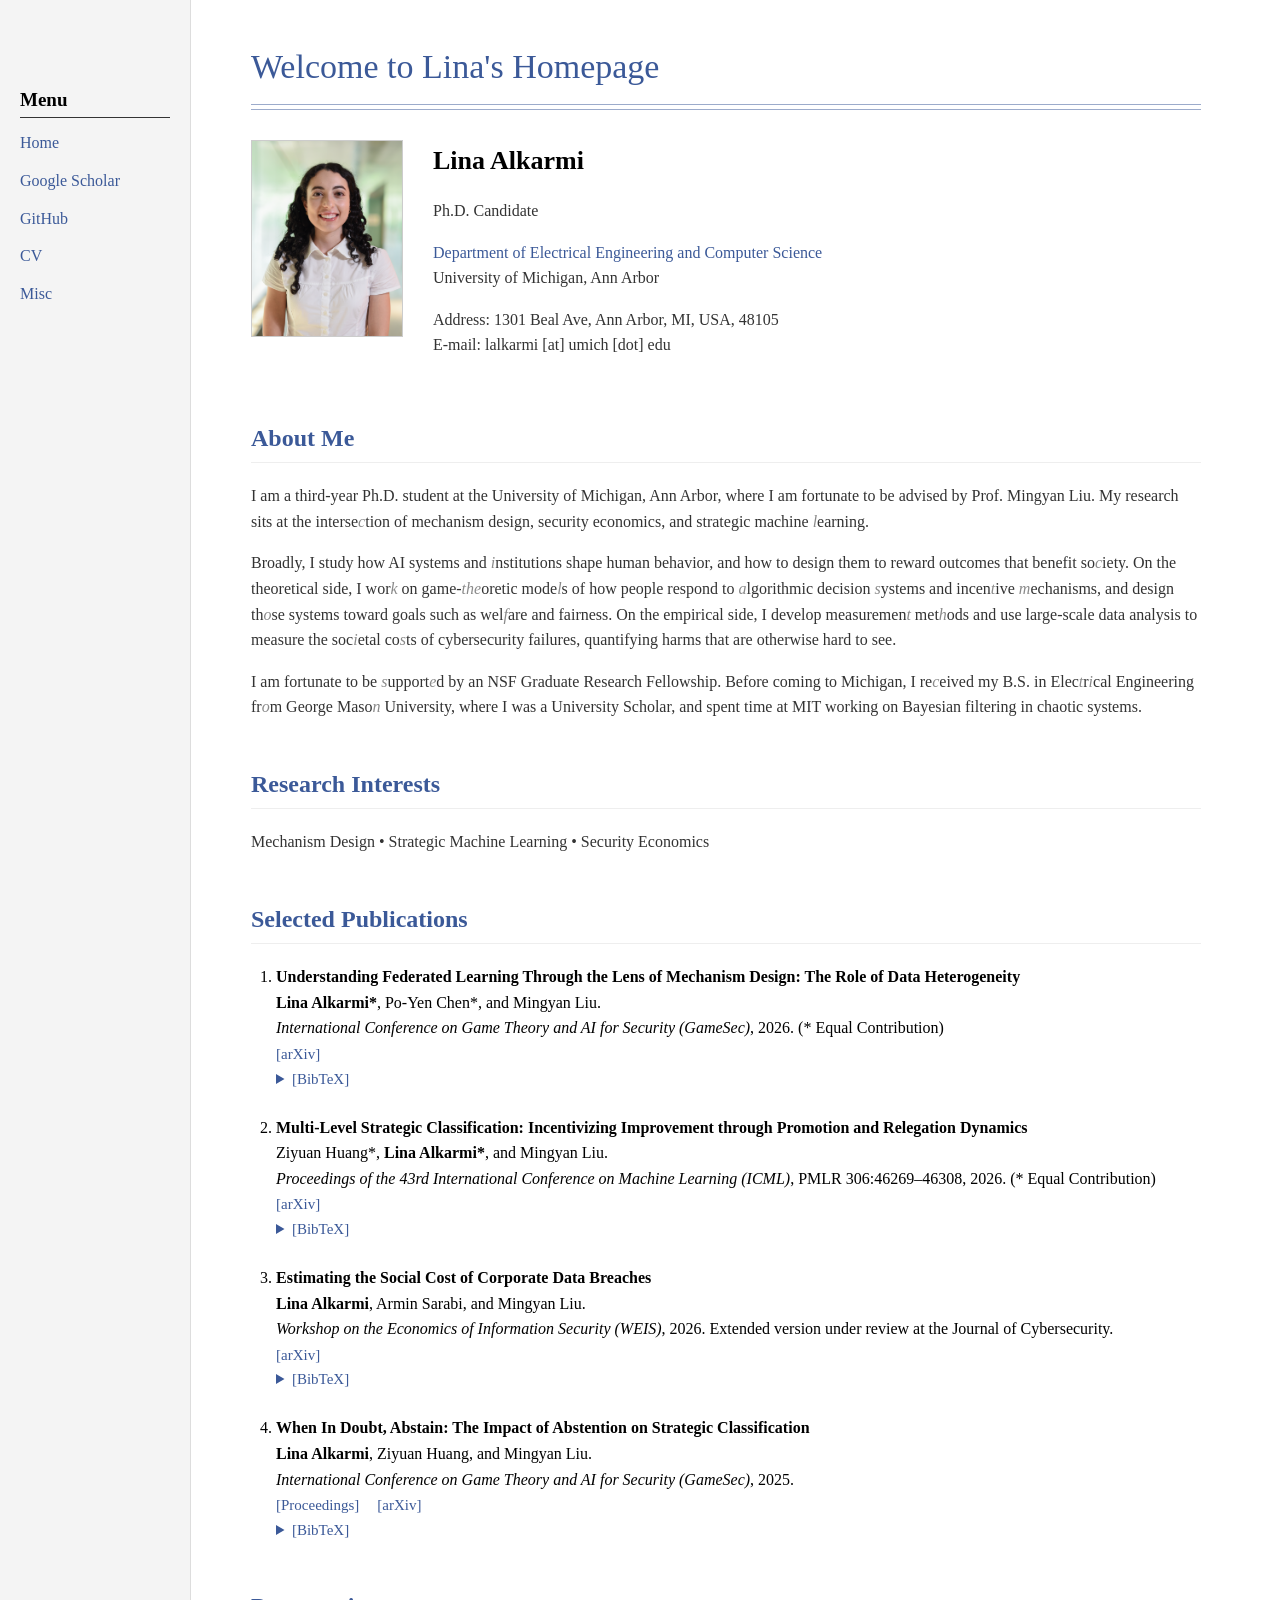
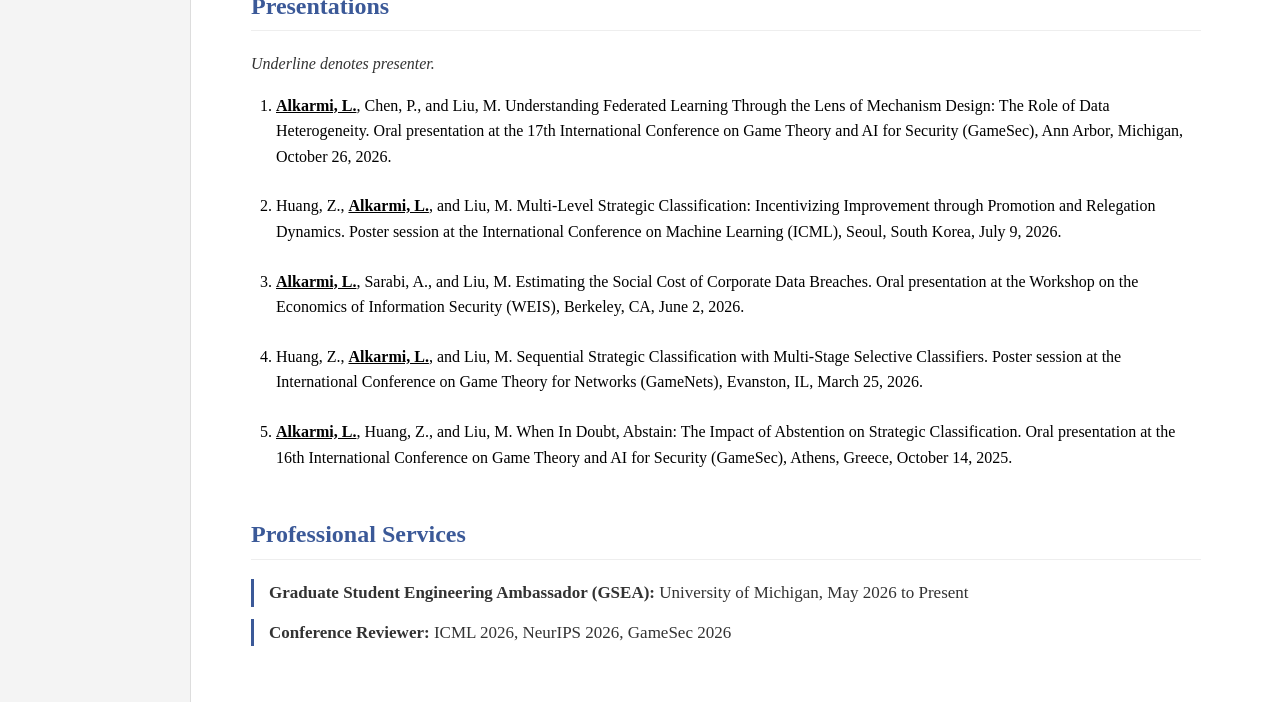
<file: index.html>
<!DOCTYPE html>
<html lang="en">
<head>
    <meta charset="UTF-8">
    <meta name="viewport" content="width=device-width, initial-scale=1.0">
    <title>Lina Alkarmi | University of Michigan</title>
    <link rel="stylesheet" href="style.css">
    <meta name="google-site-verification" content="Kalnu0oC1kG3c0SMWqp9H-J-grTBDeCTrhQlb02uFpQ" />
</head>
<body>

    <div class="page-wrapper">
        <nav class="sidebar">
            <h2 class="menu-title">Menu</h2>
            <ul class="nav-links">
                <li><a href="index.html" class="active">Home</a></li>
                <li><a href="https://scholar.google.com/citations?user=YTAl2IYAAAAJ&hl=en">Google Scholar</a></li>
                <li><a href="https://github.com/alkarmilina">GitHub</a></li>
                <li><a href="cv/Lina_CV_online.pdf" target="_blank">CV</a></li>
                <li><a href="misc.html">Misc</a></li>
            </ul>
        </nav>

        <main class="main-content">
            <h1 class="welcome-header">Welcome to Lina's Homepage</h1>
            <div class="double-separator"></div>
            
            <header class="header-container">
                <img src="pics/profile2.jpg" alt="Lina Alkarmi" class="profile-img">
                
                <div class="header-text">
                    <h1 class="name-title">Lina Alkarmi</h1>
                    <p class="position">Ph.D. Candidate</p>
                    <p class="affiliation">
                        <a href="https://eecs.engin.umich.edu/" target="_blank" style="color: #3b5998; text-decoration: none;">Department of Electrical Engineering and Computer Science</a><br>
                        University of Michigan, Ann Arbor
                    </p>
                    <p class="contact-info">
                        Address: 1301 Beal Ave, Ann Arbor, MI, USA, 48105<br>
                        E-mail: lalkarmi [at] umich [dot] edu
                    </p>
                </div>
            </header>

            <section class="about-me">
                <h2>About Me</h2>
                <p>
                    I am a third-year Ph.D. student at the University of Michigan, Ann Arbor, where I am fortunate to be advised by Prof. Mingyan Liu. My research sits at the interse<span class="hint-letter">c</span>tion of mechanism design, security economics, and strategic machine <span class="hint-letter">l</span>earning.
                </p>
                <p>
                    Broadly, I study how AI systems and <span class="hint-letter">i</span>nstitutions shape human behavior, and how to design them to reward outcomes that benefit so<span class="hint-letter">c</span>iety. On the theoretical side, I wor<span class="hint-letter">k</span> on game-<span class="hint-letter">t</span><span class="hint-letter">h</span><span class="hint-letter">e</span>oretic mode<span class="hint-letter">l</span>s of how people respond to <span class="hint-letter">a</span>lgorithmic decision <span class="hint-letter">s</span>ystems and incen<span class="hint-letter">t</span>ive <span class="hint-letter">m</span>echanisms, and design th<span class="hint-letter">o</span>se systems toward goals such as wel<span class="hint-letter">f</span>are and fairness. On the empirical side, I develop measuremen<span class="hint-letter">t</span> met<span class="hint-letter">h</span>ods and use large-scale data analysis to measure the soc<span class="hint-letter">i</span>etal co<span class="hint-letter">s</span>ts of cybersecurity failures, quantifying harms that are otherwise hard to see.
                </p>
                <p>
                    I am fortunate to be <span class="hint-letter">s</span>upport<span class="hint-letter">e</span>d by an NSF Graduate Research Fellowship. Before coming to Michigan, I re<span class="hint-letter">c</span>eived my B.S. in Elec<span class="hint-letter">t</span>r<span class="hint-letter">i</span>cal Engineering fr<span class="hint-letter">o</span>m George Maso<span class="hint-letter">n</span> University, where I was a University Scholar, and spent time at MIT working on Bayesian filtering in chaotic syste<a href="secret.html" class="secret-link">m</a>s.
                </p>
            </section>

            <section class="research-interests">
                <h2>Research Interests</h2>
                <p>Mechanism Design &bull; Strategic Machine Learning &bull; Security Economics</p>
            </section>

            <section class="publications">
                <h2>Selected Publications</h2>
                
                <div class="pub-category">
                    <ol class="pub-list">

                        <li>
                            <span class="pub-title">Understanding Federated Learning Through the Lens of Mechanism Design: The Role of Data Heterogeneity</span>
                            <br>
                            <strong>Lina Alkarmi*</strong>, Po-Yen Chen*, and Mingyan Liu.
                            <br>
                            <em>International Conference on Game Theory and AI for Security (GameSec)</em>, 2026. (* Equal Contribution)
                            <div class="pub-links">
                                <a href="https://arxiv.org/abs/2608.00364" target="_blank">[arXiv]</a>
                                <details class="bibtex-details">
                                    <summary>[BibTeX]</summary>
                                    <pre>
@misc{alkarmi2026understandingfederatedlearninglens,
  title={Understanding Federated Learning Through the Lens of Mechanism Design: The Role of Data Heterogeneity},
  author={Lina Alkarmi and Po-Yen Chen and Mingyan Liu},
  year={2026},
  eprint={2608.00364},
  archivePrefix={arXiv},
  primaryClass={cs.GT},
  url={https://arxiv.org/abs/2608.00364}
}</pre>
                                </details>
                            </div>
                        </li>

                        <li>
                            <span class="pub-title">Multi-Level Strategic Classification: Incentivizing Improvement through Promotion and Relegation Dynamics</span>
                            <br>
                            Ziyuan Huang*, <strong>Lina Alkarmi*</strong>, and Mingyan Liu.
                            <br>
                            <em>Proceedings of the 43rd International Conference on Machine Learning (ICML)</em>, PMLR 306:46269&ndash;46308, 2026. (* Equal Contribution)
                            <div class="pub-links">
                                <a href="https://arxiv.org/abs/2602.11439" target="_blank">[arXiv]</a>
                                <details class="bibtex-details">
                                    <summary>[BibTeX]</summary>
                                    <pre>
@article{huang2026multilevel,
  title={Multi-Level Strategic Classification: Incentivizing Improvement through Promotion and Relegation Dynamics},
  author={Huang, Ziyuan and Alkarmi, Lina and Liu, Mingyan},
  journal={arXiv preprint arXiv:2602.11439},
  note={Appeared at ICML 2026},
  year={2026}
}</pre>
                                </details>
                            </div>
                        </li>
            
                        <li>
                            <span class="pub-title">Estimating the Social Cost of Corporate Data Breaches</span>
                            <br>
                            <strong>Lina Alkarmi</strong>, Armin Sarabi, and Mingyan Liu.
                            <br>
                            <em>Workshop on the Economics of Information Security (WEIS)</em>, 2026. Extended version under review at the Journal of Cybersecurity.
                            <div class="pub-links">
                                <a href="https://arxiv.org/abs/2603.21270" target="_blank">[arXiv]</a>
                                <details class="bibtex-details">
                                    <summary>[BibTeX]</summary>
                                    <pre>
@article{alkarmi2026estimating,
  title={Estimating the Social Cost of Corporate Data Breaches},
  author={Alkarmi, Lina and Sarabi, Armin and Liu, Mingyan},
  journal={arXiv preprint arXiv:2603.21270},
  note={Appeared at WEIS 2026},
  year={2026}
}</pre>
                                </details>
                            </div>
                        </li>
            
                        <li>
                            <span class="pub-title">When In Doubt, Abstain: The Impact of Abstention on Strategic Classification</span>
                            <br>
                            <strong>Lina Alkarmi</strong>, Ziyuan Huang, and Mingyan Liu.
                            <br>
                            <em>International Conference on Game Theory and AI for Security (GameSec)</em>, 2025.
                            <div class="pub-links">
                                <a href="http://dx.doi.org/10.1007/978-3-032-08067-7_7" target="_blank">[Proceedings]</a>
                                <a href="https://arxiv.org/abs/2510.13327" target="_blank">[arXiv]</a>
                                <details class="bibtex-details">
                                    <summary>[BibTeX]</summary>
                                    <pre>
@inproceedings{alkarmi2025abstain,
  title={When In Doubt, Abstain: The Impact of Abstention on Strategic Classification},
  author={Alkarmi, Lina and Huang, Ziyuan and Liu, Mingyan},
  booktitle={International Conference on Game Theory and AI for Security (GameSec)},
  pages={124--144},
  year={2025}
}</pre>
                                </details>
                            </div>
                        </li>

                    </ol>
                </div>
            </section>

            <section class="presentations">
                <h2>Presentations</h2>
                <p class="pub-note"><em>Underline denotes presenter.</em></p>
                <ol class="pub-list">

                    <li>
                        <u><strong>Alkarmi, L.</strong></u>, Chen, P., and Liu, M. Understanding Federated Learning Through the Lens of Mechanism Design: The Role of Data Heterogeneity. Oral presentation at the 17th International Conference on Game Theory and AI for Security (GameSec), Ann Arbor, Michigan, October 26, 2026.
                    </li>

                    <li>
                        Huang, Z., <u><strong>Alkarmi, L.</strong></u>, and Liu, M. Multi-Level Strategic Classification: Incentivizing Improvement through Promotion and Relegation Dynamics. Poster session at the International Conference on Machine Learning (ICML), Seoul, South Korea, July 9, 2026.
                    </li>

                    <li>
                        <u><strong>Alkarmi, L.</strong></u>, Sarabi, A., and Liu, M. Estimating the Social Cost of Corporate Data Breaches. Oral presentation at the Workshop on the Economics of Information Security (WEIS), Berkeley, CA, June 2, 2026.
                    </li>

                    <li>
                        Huang, Z., <u><strong>Alkarmi, L.</strong></u>, and Liu, M. Sequential Strategic Classification with Multi-Stage Selective Classifiers. Poster session at the International Conference on Game Theory for Networks (GameNets), Evanston, IL, March 25, 2026.
                    </li>

                    <li>
                        <u><strong>Alkarmi, L.</strong></u>, Huang, Z., and Liu, M. When In Doubt, Abstain: The Impact of Abstention on Strategic Classification. Oral presentation at the 16th International Conference on Game Theory and AI for Security (GameSec), Athens, Greece, October 14, 2025.
                    </li>

                </ol>
            </section>

            <section class="service">
                <h2>Professional Services</h2>
                <ul class="service-list">
                    <li><strong>Graduate Student Engineering Ambassador (GSEA):</strong> University of Michigan, May 2026 to Present</li>
                    <li><strong>Conference Reviewer:</strong> ICML 2026, NeurIPS 2026, GameSec 2026</li>
                </ul>
            </section>

        </main>
    </div>

</body>
</html>
</file>
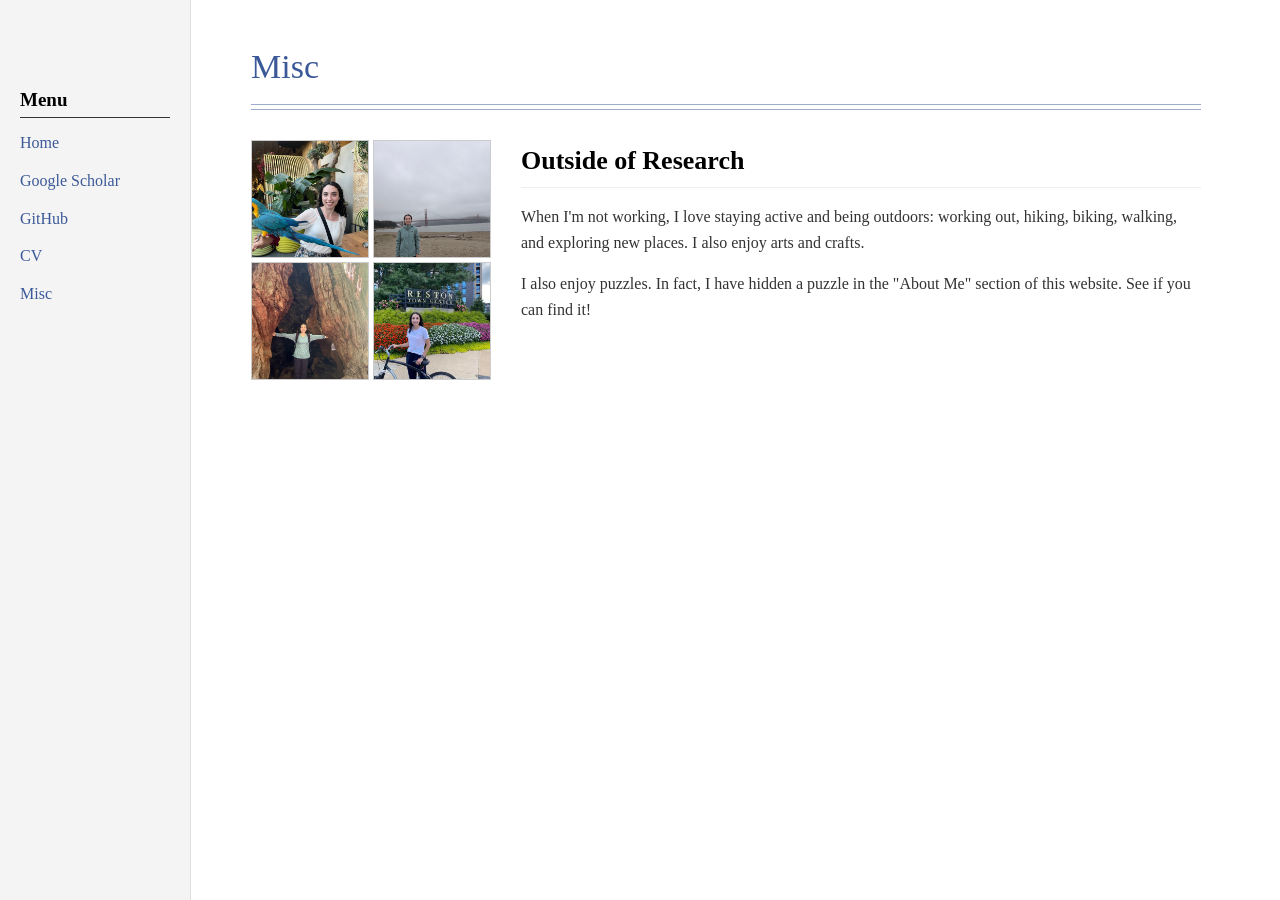
<file: misc.html>
<!DOCTYPE html>
<html lang="en">
<head>
    <meta charset="UTF-8">
    <meta name="viewport" content="width=device-width, initial-scale=1.0">
    <title>Misc | Lina Alkarmi</title>
    <link rel="stylesheet" href="style.css">
</head>
<body>

    <div class="page-wrapper">
        <nav class="sidebar">
            <h2 class="menu-title">Menu</h2>
            <ul class="nav-links">
                <li><a href="index.html">Home</a></li>
                <li><a href="https://scholar.google.com/citations?user=YTAl2IYAAAAJ&hl=en">Google Scholar</a></li>
                <li><a href="https://github.com/alkarmilina">GitHub</a></li>
                <li><a href="cv/Lina_CV_online.pdf" target="_blank">CV</a></li>
                <li><a href="misc.html" class="active">Misc</a></li>
            </ul>
        </nav>

        <main class="main-content">
            <h1 class="welcome-header">Misc</h1>
            <div class="double-separator"></div>

            <header class="header-container">
                <div class="photo-grid">
                    <img src="pics/hobby1.jpg" alt="Lina with a parrot">
                    <img src="pics/hobby2.jpg" alt="Lina at the Golden Gate Bridge">
                    <img src="pics/hobby3.jpg" alt="Lina hiking among redwoods">
                    <img src="pics/hobby4.jpg" alt="Lina with her bike">
                </div>

                <div class="header-text">
                    <h2 class="name-title">Outside of Research</h2>
                    <p>
                        When I'm not working, I love staying active and being outdoors: working out, hiking, biking, walking, and exploring new places. I also enjoy arts and crafts.
                    </p>
                    <p>
                        I also enjoy puzzles. In fact, I have hidden a puzzle in the "About Me" section of this website. See if you can find it!
                    </p>
                </div>
            </header>

        </main>
    </div>

</body>
</html>
</file>
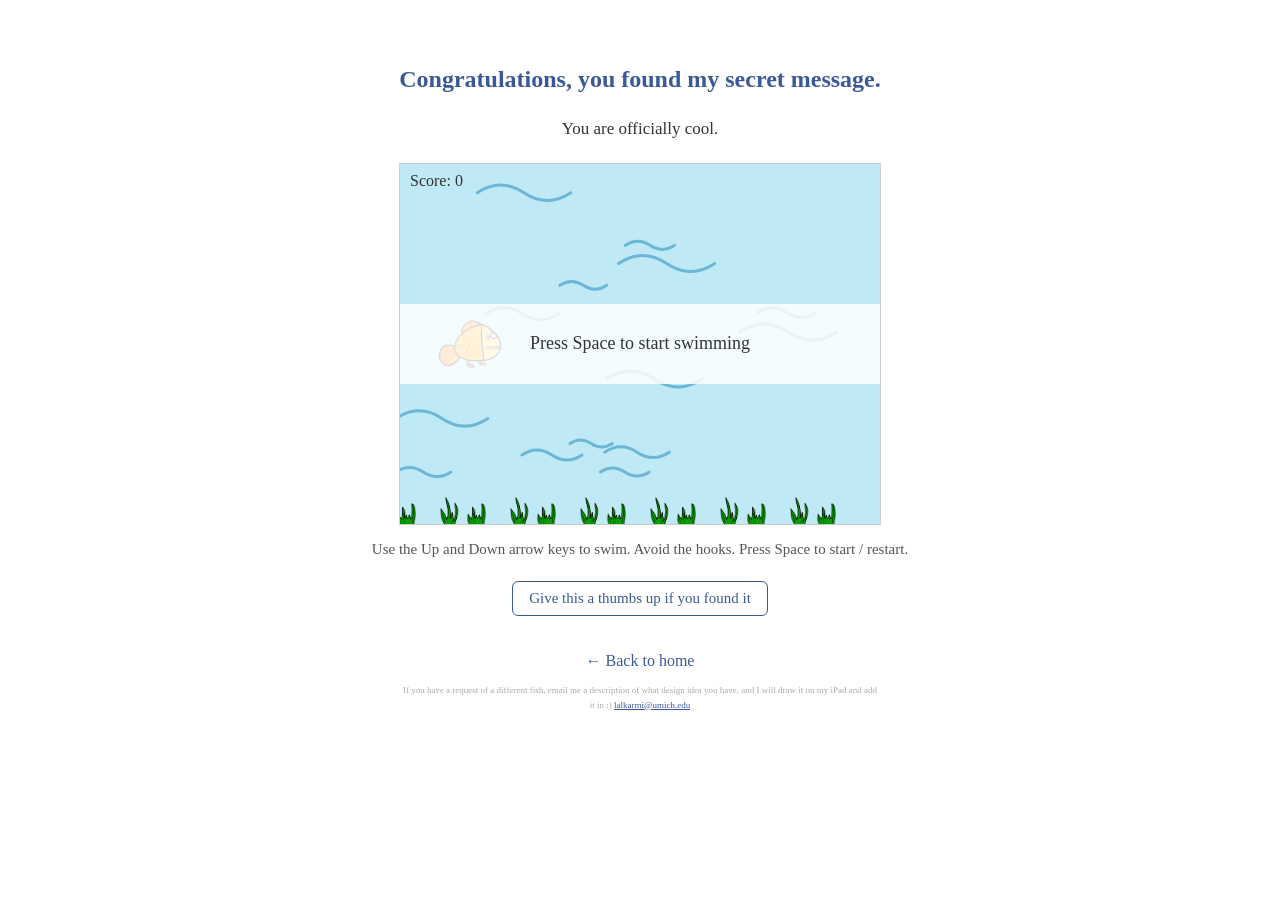
<file: secret.html>
<!DOCTYPE html>
<html lang="en">
<head>
<meta charset="UTF-8">
<meta name="viewport" content="width=device-width, initial-scale=1.0">
<title>Secret Found | Lina Alkarmi</title>
<link rel="stylesheet" href="style.css">
<style>
    .secret-wrap {
        max-width: 700px;
        margin: 60px auto;
        text-align: center;
        padding: 0 20px;
    }
    .secret-wrap h1 {
        color: #3b5998;
        font-size: clamp(15px, 3.3vw, 24px);
        white-space: nowrap;
        margin-bottom: 8px;
    }
    @media (max-width: 480px) {
        .secret-wrap h1 {
            white-space: normal;
            font-size: 22px;
        }
    }
    .secret-wrap p {
        font-size: 17px;
        margin-bottom: 20px;
    }
    #gameCanvas {
        background: #bfe9f5;
        border: 1px solid #ccc;
        display: block;
        margin: 0 auto;
        width: 480px;
        height: 360px;
        max-width: 100%;
    }
    .game-info {
        margin-top: 12px;
        font-size: 15px;
        color: #555;
    }
    .back-link {
        display: inline-block;
        margin-top: 24px;
        color: #3b5998;
        text-decoration: none;
    }
    .back-link:hover {
        text-decoration: underline;
    }
    .secret-wrap p.fish-note {
        margin-top: 10px;
        font-size: 9px;
        color: #aaa;
        max-width: 480px;
        margin-left: auto;
        margin-right: auto;
    }
    .fish-note a {
        color: #3b5998;
    }
    .found-it {
        margin-top: 20px;
    }
    .found-it button {
        font-family: "Georgia", "Times New Roman", Times, serif;
        font-size: 15px;
        padding: 8px 16px;
        border: 1px solid #3b5998;
        background: #fff;
        color: #3b5998;
        border-radius: 6px;
        cursor: pointer;
    }
    .found-it button:hover {
        background: #eef1f8;
    }
    .found-it button:disabled {
        cursor: default;
        opacity: 0.6;
    }
    .found-it-count {
        margin-top: 8px;
        font-size: 14px;
        color: #555;
    }
</style>
</head>
<body>
    <div class="secret-wrap">
        <h1>Congratulations, you found my secret message.</h1>
        <p>You are officially cool.</p>

        <canvas id="gameCanvas" width="480" height="360"></canvas>
        <div class="game-info">Use the Up and Down arrow keys to swim. Avoid the hooks. Press Space to start / restart.</div>

        <div class="found-it">
            <button id="foundItBtn">Give this a thumbs up if you found it</button>
            <div class="found-it-count" id="foundItCount"></div>
        </div>

        <a href="index.html" class="back-link">&larr; Back to home</a>

        <p class="fish-note">If you have a request of a different fish, email me a description of what design idea you have, and I will draw it on my iPad and add it in :) <a href="mailto:lalkarmi@umich.edu">lalkarmi@umich.edu</a></p>
    </div>

<script>
(function() {
    var canvas = document.getElementById('gameCanvas');
    var ctx = canvas.getContext('2d');
    var W = 480, H = 360;
    var dpr = window.devicePixelRatio || 1;
    canvas.width = W * dpr;
    canvas.height = H * dpr;
    ctx.scale(dpr, dpr);
    ctx.imageSmoothingEnabled = true;
    ctx.imageSmoothingQuality = 'high';

    var fish = { x: 70, y: H / 2, w: 64, h: 49, speed: 3.2 };
    var moveUp = false, moveDown = false;
    var hooks = [];
    var mines = [];
    var frame = 0;
    var score = 0;
    var running = false;
    var gameOver = false;
    var baseSpawnGap = 130;
    var minSpawnGap = 60;
    var baseSpeed = 2.4;
    var maxSpeed = 6;
    var hookCapW = 34;
    var hookLineW = 3;

    var fishImg = new Image();
    var hookImg = new Image();
    var seaweedImg = new Image();
    var imagesLoaded = 0;
    var imagesReady = false;
    function onImgLoad() {
        imagesLoaded++;
        if (imagesLoaded === 3) imagesReady = true;
    }
    fishImg.onload = onImgLoad;
    hookImg.onload = onImgLoad;
    seaweedImg.onload = onImgLoad;
    fishImg.src = 'pics/fish-sprite.png';
    hookImg.src = 'pics/hook-sprite.png';
    seaweedImg.src = 'pics/seaweed-sprite.png';
    var hookAspect = 934 / 1286;
    var hookCapH = hookCapW / hookAspect;
    var seaweedAspect = 1894 / 1121;

    var squiggles = [];
    for (var s = 0; s < 14; s++) {
        squiggles.push({
            y: 20 + Math.random() * (H - 40),
            offset: Math.random() * W,
            speedMul: 0.3 + Math.random() * 0.5,
            size: 20 + Math.random() * 30
        });
    }

    function currentSpawnGap() {
        return Math.max(minSpawnGap, baseSpawnGap - score * 3);
    }

    function currentSpeed() {
        return Math.min(maxSpeed, baseSpeed + score * 0.15);
    }

    function reset() {
        fish.y = H / 2;
        hooks = [];
        mines = [];
        frame = 0;
        score = 0;
        gameOver = false;
        running = true;
    }

    function spawnHook() {
        var minTip = H * 0.4;
        var maxTip = H - fish.h - 25;
        var tipY = minTip + Math.random() * (maxTip - minTip);
        hooks.push({ x: W, tipY: tipY, passed: false });
    }

    function noHookNearSpawn() {
        var safeGap = 160;
        for (var i = 0; i < hooks.length; i++) {
            if (hooks[i].x > W - safeGap) return false;
        }
        return true;
    }

    function noMineNearSpawn() {
        var safeGap = 160;
        for (var i = 0; i < mines.length; i++) {
            if (mines[i].x > W - safeGap) return false;
        }
        return true;
    }

    function spawnMine() {
        var r = 14;
        mines.push({ x: W, r: r, y: H - r - 6, passed: false });
    }

    function drawMine(m) {
        ctx.save();
        ctx.translate(m.x, m.y);
        ctx.strokeStyle = '#333';
        ctx.lineWidth = 2;
        for (var i = 0; i < 8; i++) {
            var ang = (Math.PI * 2 / 8) * i;
            ctx.beginPath();
            ctx.moveTo(Math.cos(ang) * m.r, Math.sin(ang) * m.r);
            ctx.lineTo(Math.cos(ang) * (m.r + 6), Math.sin(ang) * (m.r + 6));
            ctx.stroke();
        }
        ctx.fillStyle = '#3a3a3a';
        ctx.beginPath();
        ctx.arc(0, 0, m.r, 0, Math.PI * 2);
        ctx.fill();
        ctx.strokeStyle = '#1c1c1c';
        ctx.lineWidth = 1.5;
        ctx.stroke();
        ctx.fillStyle = '#5a5a5a';
        ctx.beginPath();
        ctx.arc(-m.r * 0.3, -m.r * 0.3, m.r * 0.35, 0, Math.PI * 2);
        ctx.fill();
        ctx.restore();
    }

    function drawFish() {
        if (!imagesReady) return;
        ctx.drawImage(fishImg, fish.x - fish.w / 2, fish.y - fish.h / 2, fish.w, fish.h);
    }

    function drawHook(h) {
        if (!imagesReady) return;
        var lineBottom = h.tipY - hookCapH;
        ctx.strokeStyle = '#999';
        ctx.lineWidth = hookLineW;
        ctx.beginPath();
        ctx.moveTo(h.x, 0);
        ctx.lineTo(h.x, lineBottom);
        ctx.stroke();
        ctx.drawImage(hookImg, h.x - hookCapW / 2 - 6, lineBottom, hookCapW, hookCapH);
    }

    function drawSeaweed() {
        if (!imagesReady) return;
        var swW = 46;
        var swH = swW / seaweedAspect;
        for (var i = 0; i < 7; i++) {
            var bx = ((i * 70 + frame * 0.3) % (W + 60)) - 30;
            ctx.drawImage(seaweedImg, bx, H - swH, swW, swH);
        }
    }

    function drawBackground() {
        ctx.fillStyle = '#bfe9f5';
        ctx.fillRect(0, 0, W, H);
        ctx.strokeStyle = '#6cb7d6';
        ctx.lineWidth = 3;
        ctx.lineCap = 'round';
        squiggles.forEach(function(sq) {
            var bx = -sq.size * 2 + ((frame * 0.4 * sq.speedMul + sq.offset) % (W + sq.size * 4));
            ctx.beginPath();
            ctx.moveTo(bx, sq.y);
            ctx.quadraticCurveTo(bx + sq.size / 2, sq.y - sq.size / 3, bx + sq.size, sq.y);
            ctx.quadraticCurveTo(bx + sq.size * 1.5, sq.y + sq.size / 3, bx + sq.size * 2, sq.y);
            ctx.stroke();
        });
    }

    function update() {
        frame++;
        if (moveUp) fish.y -= fish.speed;
        if (moveDown) fish.y += fish.speed;
        fish.y = Math.max(fish.h / 2, Math.min(H - fish.h / 2, fish.y));

        if (frame % Math.round(currentSpawnGap()) === 0 && noMineNearSpawn()) spawnHook();
        if (frame % 260 === 0 && Math.random() < 0.5 && noHookNearSpawn()) spawnMine();

        var speed = currentSpeed();
        for (var i = hooks.length - 1; i >= 0; i--) {
            var h = hooks[i];
            h.x -= speed;

            if (!h.passed && h.x < fish.x) {
                h.passed = true;
                score++;
            }

            var withinX = fish.x + fish.w / 2 > h.x - hookCapW / 2 && fish.x - fish.w / 2 < h.x + hookCapW / 2;
            if (withinX && fish.y - fish.h / 2 < h.tipY) {
                gameOver = true;
                running = false;
            }

            if (h.x < -20) hooks.splice(i, 1);
        }

        for (var j = mines.length - 1; j >= 0; j--) {
            var m = mines[j];
            m.x -= speed;

            if (!m.passed && m.x < fish.x) {
                m.passed = true;
                score++;
            }

            var mWithinX = fish.x + fish.w / 2 > m.x - m.r && fish.x - fish.w / 2 < m.x + m.r;
            var mWithinY = fish.y + fish.h / 2 > m.y - m.r;
            if (mWithinX && mWithinY) {
                gameOver = true;
                running = false;
            }

            if (m.x < -30) mines.splice(j, 1);
        }
    }

    function draw() {
        drawBackground();
        drawSeaweed();
        hooks.forEach(drawHook);
        mines.forEach(drawMine);
        drawFish();

        ctx.fillStyle = '#333';
        ctx.font = '16px Georgia';
        ctx.fillText('Score: ' + score, 10, 22);

        if (!running) {
            ctx.fillStyle = 'rgba(255,255,255,0.85)';
            ctx.fillRect(0, H / 2 - 40, W, 80);
            ctx.fillStyle = '#333';
            ctx.textAlign = 'center';
            ctx.font = '18px Georgia';
            if (gameOver) {
                ctx.fillText('Caught! Score: ' + score, W / 2, H / 2 - 8);
                ctx.fillText('Press Space to try again', W / 2, H / 2 + 16);
            } else {
                ctx.fillText('Press Space to start swimming', W / 2, H / 2 + 5);
            }
            ctx.textAlign = 'left';
        }
    }

    function loop() {
        if (running) update();
        draw();
        requestAnimationFrame(loop);
    }

    window.addEventListener('keydown', function(e) {
        if (e.key === 'ArrowUp') { moveUp = true; e.preventDefault(); }
        if (e.key === 'ArrowDown') { moveDown = true; e.preventDefault(); }
        if (e.code === 'Space') {
            if (!running) reset();
            e.preventDefault();
        }
    });
    window.addEventListener('keyup', function(e) {
        if (e.key === 'ArrowUp') moveUp = false;
        if (e.key === 'ArrowDown') moveDown = false;
    });

    draw();
    loop();
})();

(function() {
    var btn = document.getElementById('foundItBtn');
    var countEl = document.getElementById('foundItCount');
    var storageKey = 'linaalkarmi-secret-found';

    function showCount(value) {
        countEl.textContent = value + (value === 1 ? ' person has' : ' people have') + ' found this page.';
    }

    if (localStorage.getItem(storageKey)) {
        btn.disabled = true;
        btn.textContent = 'Thanks for the thumbs up!';
        fetch('https://abacus.jasoncameron.dev/get/linaalkarmi/secret-found')
            .then(function(r) { return r.json(); })
            .then(function(data) { showCount(data.value); })
            .catch(function() {});
    }

    btn.addEventListener('click', function() {
        btn.disabled = true;
        btn.textContent = 'Thanks for the thumbs up!';
        fetch('https://abacus.jasoncameron.dev/hit/linaalkarmi/secret-found')
            .then(function(r) { return r.json(); })
            .then(function(data) {
                localStorage.setItem(storageKey, '1');
                showCount(data.value);
            })
            .catch(function() {
                countEl.textContent = 'Could not reach the counter, but thanks anyway!';
            });
    });
})();
</script>
</body>
</html>
</file>
<file: style.css>
/* --- Global Layout --- */
body {
    margin: 0;
    padding: 0;
    font-family: "Georgia", "Times New Roman", Times, serif;
    background-color: #ffffff;
    color: #333;
    line-height: 1.6;
}

.hint-letter {
    color: #8a8a8a;
    font-style: italic;
}

.secret-link {
    color: inherit;
    text-decoration: none;
    cursor: pointer;
}

.page-wrapper {
    display: flex;
    flex-direction: row;
    align-items: stretch;
    min-height: 100vh;
    width: 100%; 
}

.sidebar {
    width: 150px;
    background-color: #f4f4f4;
    padding: 40px 20px;
    border-right: 1px solid #ddd;
    flex-shrink: 0;
}

.main-content {
    flex: 1;
    padding: 40px 60px;
    background-color: #fff;
    max-width: 950px; 
}

.menu-title {
    font-size: 19px;
    font-weight: bold;
    margin-bottom: 12px;
    padding-bottom: 2px;
    border-bottom: 1px solid #333;
    display: inline-block;
    width: 100%;
    color: #000;
}

.nav-links {
    list-style: none;
    padding: 0;
    margin: 0;
}

.nav-links li {
    margin-bottom: 12px;
}

.nav-links a {
    text-decoration: none;
    font-size: 16px;
    color: #3b5998; 
    display: block;
}

.nav-links a:hover {
    text-decoration: underline;
}

.welcome-header {
    font-size: 34px;
    color: #3b5998;
    margin: 0;
    font-weight: normal;
}

.double-separator {
    height: 4px;
    border-top: 1px solid #3b5998; 
    border-bottom: 1px solid #3b5998;
    margin: 10px 0 30px 0;
    opacity: 0.5;
}

.header-container {
    display: flex;
    flex-direction: row;
    align-items: flex-start;
    gap: 30px;
    margin-bottom: 40px;
}

.profile-img {
    width: 150px;
    height: 195px;
    object-fit: cover;
    border: 1px solid #ccc;
    flex-shrink: 0;
}

.photo-grid {
    display: grid;
    grid-template-columns: repeat(2, 1fr);
    grid-template-rows: repeat(2, 1fr);
    gap: 4px;
    width: 240px;
    height: 240px;
    flex-shrink: 0;
}

.photo-grid img {
    display: block;
    width: 100%;
    height: 100%;
    min-width: 0;
    min-height: 0;
    object-fit: cover;
    border: 1px solid #ccc;
    box-sizing: border-box;
}
.name-title {
    font-size: 26px;
    font-weight: bold;
    margin-top: 0;
    margin-bottom: 10px;
    color: #000;
}

h2 {
    color: #3b5998; 
    border-bottom: 1px solid #eee;
    padding-bottom: 5px;
    margin-top: 45px;
    font-size: 24px;
}

.pub-category h3 {
    color: #3b5998;
    font-size: 20px;
    margin-top: 25px;
}

.pub-list {
    padding-left: 25px;
}

.pub-list li {
    margin-bottom: 24px;
    font-size: 16px;
    color: #000;
}

.pub-title {
    font-weight: bold;
}

.pub-links a, .bibtex-details summary {
    color: #3b5998;
    font-size: 15px;
    text-decoration: none;
    margin-right: 14px;
    cursor: pointer;
}

.pub-links a:hover {
    text-decoration: underline;
}

.service-list {
    list-style-type: none;
    padding: 0;
}

.service-list li {
    margin-bottom: 12px;
    font-size: 17px;
    padding-left: 15px;
    border-left: 3px solid #3b5998;
}

.bibtex-details pre {
    background: #fdfdfd;
    border: 1px solid #ddd;
    color: #333;
    padding: 12px;
    font-size: 13px;
    margin-top: 10px;
    font-family: 'Courier New', Courier, monospace; 
}

@media (max-width: 768px) {
    .page-wrapper { flex-direction: column; }
    .sidebar { width: 100%; padding: 20px; border-right: none; border-bottom: 1px solid #ddd; min-height: auto; }
    .header-container { flex-direction: column; align-items: center; text-align: center; }
}
</file>
